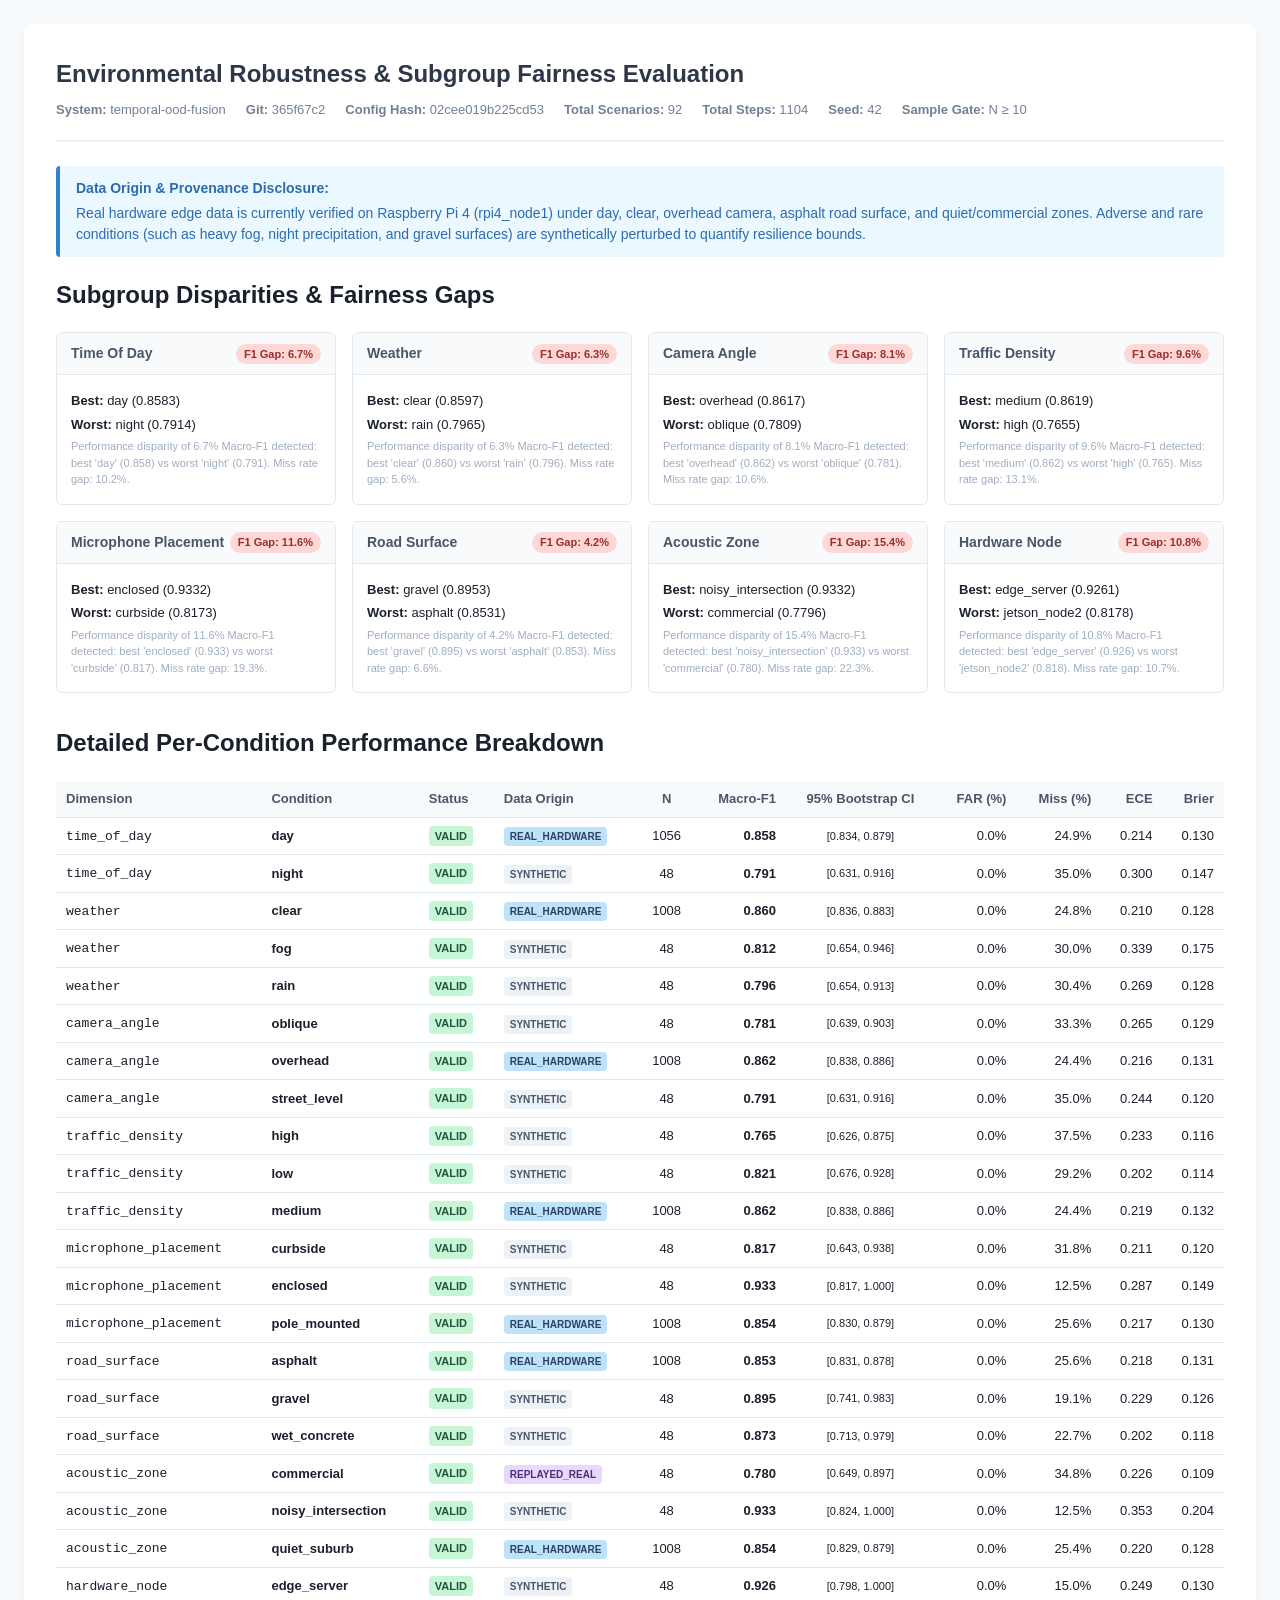
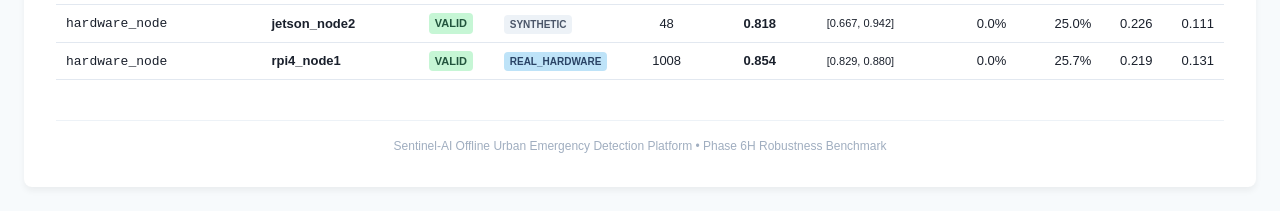
<file: reports/robustness_report.html>
<!DOCTYPE html>
<html lang="en">
<head>
  <meta charset="UTF-8">
  <title>Sentinel-AI Environmental Robustness & Subgroup Fairness Report</title>
  <style>
    body {
      font-family: -apple-system, BlinkMacSystemFont, "Segoe UI", Roboto, Helvetica, Arial, sans-serif;
      line-height: 1.5;
      color: #1a202c;
      background: #f7fafc;
      margin: 0;
      padding: 24px;
    }
    .container {
      max-width: 1200px;
      margin: 0 auto;
      background: #ffffff;
      padding: 32px;
      border-radius: 8px;
      box-shadow: 0 4px 6px rgba(0,0,0,0.05);
    }
    header {
      border-bottom: 2px solid #edf2f7;
      padding-bottom: 20px;
      margin-bottom: 24px;
    }
    h1 { margin: 0 0 8px 0; color: #2d3748; font-size: 24px; }
    .meta-bar { color: #718096; font-size: 13px; display: flex; gap: 20px; flex-wrap: wrap; }
    .disclosure-box {
      background: #ebf8ff;
      border-left: 4px solid #3182ce;
      padding: 12px 16px;
      margin: 20px 0;
      font-size: 14px;
      color: #2b6cb0;
      border-radius: 4px;
    }
    .cards-grid {
      display: grid;
      grid-template-columns: repeat(auto-fill, minmax(270px, 1fr));
      gap: 16px;
      margin-bottom: 32px;
    }
    .card {
      border: 1px solid #e2e8f0;
      border-radius: 6px;
      background: #ffffff;
      overflow: hidden;
    }
    .card-header {
      background: #f8fafc;
      padding: 10px 14px;
      display: flex;
      justify-content: space-between;
      align-items: center;
      border-bottom: 1px solid #e2e8f0;
    }
    .card-header h3 { margin: 0; font-size: 14px; color: #4a5568; }
    .gap-pill {
      background: #fed7d7;
      color: #9b2c2c;
      font-size: 11px;
      font-weight: bold;
      padding: 2px 8px;
      border-radius: 12px;
    }
    .card-body { padding: 12px 14px; font-size: 13px; }
    .card-body p { margin: 4px 0; }
    table {
      width: 100%;
      border-collapse: collapse;
      margin-top: 16px;
      font-size: 13px;
    }
    th, td {
      padding: 8px 10px;
      border-bottom: 1px solid #e2e8f0;
      text-align: left;
    }
    th {
      background: #f7fafc;
      color: #4a5568;
      font-weight: 600;
    }
    .text-center { text-align: center; }
    .text-right { text-align: right; }
    .text-small { font-size: 11px; }
    .text-muted { color: #a0aec0; }
    .text-warning { color: #dd6b20; }
    .badge {
      display: inline-block;
      padding: 2px 6px;
      border-radius: 4px;
      font-size: 11px;
      font-weight: 600;
    }
    .badge-valid { background: #c6f6d5; color: #22543d; }
    .badge-insufficient { background: #feebc8; color: #7b341e; }
    .tag {
      display: inline-block;
      padding: 2px 6px;
      border-radius: 4px;
      font-size: 10px;
      font-weight: 700;
      text-transform: uppercase;
    }
    .tag-real { background: #bee3f8; color: #2a4365; }
    .tag-replayed { background: #e9d8fd; color: #44337a; }
    .tag-synth { background: #edf2f7; color: #4a5568; }
    footer {
      margin-top: 40px;
      padding-top: 16px;
      border-top: 1px solid #edf2f7;
      color: #a0aec0;
      font-size: 12px;
      text-align: center;
    }
  </style>
</head>
<body>
  <div class="container">
    <header>
      <h1>Environmental Robustness & Subgroup Fairness Evaluation</h1>
      <div class="meta-bar">
        <span><strong>System:</strong> temporal-ood-fusion</span>
        <span><strong>Git:</strong> 365f67c2</span>
        <span><strong>Config Hash:</strong> 02cee019b225cd53</span>
        <span><strong>Total Scenarios:</strong> 92</span>
        <span><strong>Total Steps:</strong> 1104</span>
        <span><strong>Seed:</strong> 42</span>
        <span><strong>Sample Gate:</strong> N &ge; 10</span>
      </div>
    </header>

    <div class="disclosure-box">
      <strong>Data Origin & Provenance Disclosure:</strong>
      <p style="margin: 4px 0 0 0;">Real hardware edge data is currently verified on Raspberry Pi 4 (rpi4_node1) under day, clear, overhead camera, asphalt road surface, and quiet/commercial zones. Adverse and rare conditions (such as heavy fog, night precipitation, and gravel surfaces) are synthetically perturbed to quantify resilience bounds.</p>
    </div>

    <h2>Subgroup Disparities & Fairness Gaps</h2>
    <div class="cards-grid">
      
            <div class="card">
              <div class="card-header">
                <h3>Time Of Day</h3>
                <span class="gap-pill">F1 Gap: 6.7%</span>
              </div>
              <div class="card-body">
                <p><strong>Best:</strong> day (0.8583)</p>
                <p><strong>Worst:</strong> night (0.7914)</p>
                <p class="text-muted text-small">Performance disparity of 6.7% Macro-F1 detected: best 'day' (0.858) vs worst 'night' (0.791). Miss rate gap: 10.2%.</p>
                
              </div>
            </div>
            
            <div class="card">
              <div class="card-header">
                <h3>Weather</h3>
                <span class="gap-pill">F1 Gap: 6.3%</span>
              </div>
              <div class="card-body">
                <p><strong>Best:</strong> clear (0.8597)</p>
                <p><strong>Worst:</strong> rain (0.7965)</p>
                <p class="text-muted text-small">Performance disparity of 6.3% Macro-F1 detected: best 'clear' (0.860) vs worst 'rain' (0.796). Miss rate gap: 5.6%.</p>
                
              </div>
            </div>
            
            <div class="card">
              <div class="card-header">
                <h3>Camera Angle</h3>
                <span class="gap-pill">F1 Gap: 8.1%</span>
              </div>
              <div class="card-body">
                <p><strong>Best:</strong> overhead (0.8617)</p>
                <p><strong>Worst:</strong> oblique (0.7809)</p>
                <p class="text-muted text-small">Performance disparity of 8.1% Macro-F1 detected: best 'overhead' (0.862) vs worst 'oblique' (0.781). Miss rate gap: 10.6%.</p>
                
              </div>
            </div>
            
            <div class="card">
              <div class="card-header">
                <h3>Traffic Density</h3>
                <span class="gap-pill">F1 Gap: 9.6%</span>
              </div>
              <div class="card-body">
                <p><strong>Best:</strong> medium (0.8619)</p>
                <p><strong>Worst:</strong> high (0.7655)</p>
                <p class="text-muted text-small">Performance disparity of 9.6% Macro-F1 detected: best 'medium' (0.862) vs worst 'high' (0.765). Miss rate gap: 13.1%.</p>
                
              </div>
            </div>
            
            <div class="card">
              <div class="card-header">
                <h3>Microphone Placement</h3>
                <span class="gap-pill">F1 Gap: 11.6%</span>
              </div>
              <div class="card-body">
                <p><strong>Best:</strong> enclosed (0.9332)</p>
                <p><strong>Worst:</strong> curbside (0.8173)</p>
                <p class="text-muted text-small">Performance disparity of 11.6% Macro-F1 detected: best 'enclosed' (0.933) vs worst 'curbside' (0.817). Miss rate gap: 19.3%.</p>
                
              </div>
            </div>
            
            <div class="card">
              <div class="card-header">
                <h3>Road Surface</h3>
                <span class="gap-pill">F1 Gap: 4.2%</span>
              </div>
              <div class="card-body">
                <p><strong>Best:</strong> gravel (0.8953)</p>
                <p><strong>Worst:</strong> asphalt (0.8531)</p>
                <p class="text-muted text-small">Performance disparity of 4.2% Macro-F1 detected: best 'gravel' (0.895) vs worst 'asphalt' (0.853). Miss rate gap: 6.6%.</p>
                
              </div>
            </div>
            
            <div class="card">
              <div class="card-header">
                <h3>Acoustic Zone</h3>
                <span class="gap-pill">F1 Gap: 15.4%</span>
              </div>
              <div class="card-body">
                <p><strong>Best:</strong> noisy_intersection (0.9332)</p>
                <p><strong>Worst:</strong> commercial (0.7796)</p>
                <p class="text-muted text-small">Performance disparity of 15.4% Macro-F1 detected: best 'noisy_intersection' (0.933) vs worst 'commercial' (0.780). Miss rate gap: 22.3%.</p>
                
              </div>
            </div>
            
            <div class="card">
              <div class="card-header">
                <h3>Hardware Node</h3>
                <span class="gap-pill">F1 Gap: 10.8%</span>
              </div>
              <div class="card-body">
                <p><strong>Best:</strong> edge_server (0.9261)</p>
                <p><strong>Worst:</strong> jetson_node2 (0.8178)</p>
                <p class="text-muted text-small">Performance disparity of 10.8% Macro-F1 detected: best 'edge_server' (0.926) vs worst 'jetson_node2' (0.818). Miss rate gap: 10.7%.</p>
                
              </div>
            </div>
            
    </div>

    <h2>Detailed Per-Condition Performance Breakdown</h2>
    <table>
      <thead>
        <tr>
          <th>Dimension</th>
          <th>Condition</th>
          <th>Status</th>
          <th>Data Origin</th>
          <th class="text-center">N</th>
          <th class="text-right">Macro-F1</th>
          <th class="text-center">95% Bootstrap CI</th>
          <th class="text-right">FAR (%)</th>
          <th class="text-right">Miss (%)</th>
          <th class="text-right">ECE</th>
          <th class="text-right">Brier</th>
        </tr>
      </thead>
      <tbody>
        
            <tr>
              <td><code>time_of_day</code></td>
              <td><strong>day</strong></td>
              <td><span class="badge badge-valid">VALID</span></td>
              <td><span class="tag tag-real">REAL_HARDWARE</span></td>
              <td class="text-center">1056</td>
              <td class="text-right"><b>0.858</b></td>
              <td class="text-center text-small">[0.834, 0.879]</td>
              <td class="text-right">0.0%</td>
              <td class="text-right">24.9%</td>
              <td class="text-right">0.214</td>
              <td class="text-right">0.130</td>
            </tr>
            
            <tr>
              <td><code>time_of_day</code></td>
              <td><strong>night</strong></td>
              <td><span class="badge badge-valid">VALID</span></td>
              <td><span class="tag tag-synth">SYNTHETIC</span></td>
              <td class="text-center">48</td>
              <td class="text-right"><b>0.791</b></td>
              <td class="text-center text-small">[0.631, 0.916]</td>
              <td class="text-right">0.0%</td>
              <td class="text-right">35.0%</td>
              <td class="text-right">0.300</td>
              <td class="text-right">0.147</td>
            </tr>
            
            <tr>
              <td><code>weather</code></td>
              <td><strong>clear</strong></td>
              <td><span class="badge badge-valid">VALID</span></td>
              <td><span class="tag tag-real">REAL_HARDWARE</span></td>
              <td class="text-center">1008</td>
              <td class="text-right"><b>0.860</b></td>
              <td class="text-center text-small">[0.836, 0.883]</td>
              <td class="text-right">0.0%</td>
              <td class="text-right">24.8%</td>
              <td class="text-right">0.210</td>
              <td class="text-right">0.128</td>
            </tr>
            
            <tr>
              <td><code>weather</code></td>
              <td><strong>fog</strong></td>
              <td><span class="badge badge-valid">VALID</span></td>
              <td><span class="tag tag-synth">SYNTHETIC</span></td>
              <td class="text-center">48</td>
              <td class="text-right"><b>0.812</b></td>
              <td class="text-center text-small">[0.654, 0.946]</td>
              <td class="text-right">0.0%</td>
              <td class="text-right">30.0%</td>
              <td class="text-right">0.339</td>
              <td class="text-right">0.175</td>
            </tr>
            
            <tr>
              <td><code>weather</code></td>
              <td><strong>rain</strong></td>
              <td><span class="badge badge-valid">VALID</span></td>
              <td><span class="tag tag-synth">SYNTHETIC</span></td>
              <td class="text-center">48</td>
              <td class="text-right"><b>0.796</b></td>
              <td class="text-center text-small">[0.654, 0.913]</td>
              <td class="text-right">0.0%</td>
              <td class="text-right">30.4%</td>
              <td class="text-right">0.269</td>
              <td class="text-right">0.128</td>
            </tr>
            
            <tr>
              <td><code>camera_angle</code></td>
              <td><strong>oblique</strong></td>
              <td><span class="badge badge-valid">VALID</span></td>
              <td><span class="tag tag-synth">SYNTHETIC</span></td>
              <td class="text-center">48</td>
              <td class="text-right"><b>0.781</b></td>
              <td class="text-center text-small">[0.639, 0.903]</td>
              <td class="text-right">0.0%</td>
              <td class="text-right">33.3%</td>
              <td class="text-right">0.265</td>
              <td class="text-right">0.129</td>
            </tr>
            
            <tr>
              <td><code>camera_angle</code></td>
              <td><strong>overhead</strong></td>
              <td><span class="badge badge-valid">VALID</span></td>
              <td><span class="tag tag-real">REAL_HARDWARE</span></td>
              <td class="text-center">1008</td>
              <td class="text-right"><b>0.862</b></td>
              <td class="text-center text-small">[0.838, 0.886]</td>
              <td class="text-right">0.0%</td>
              <td class="text-right">24.4%</td>
              <td class="text-right">0.216</td>
              <td class="text-right">0.131</td>
            </tr>
            
            <tr>
              <td><code>camera_angle</code></td>
              <td><strong>street_level</strong></td>
              <td><span class="badge badge-valid">VALID</span></td>
              <td><span class="tag tag-synth">SYNTHETIC</span></td>
              <td class="text-center">48</td>
              <td class="text-right"><b>0.791</b></td>
              <td class="text-center text-small">[0.631, 0.916]</td>
              <td class="text-right">0.0%</td>
              <td class="text-right">35.0%</td>
              <td class="text-right">0.244</td>
              <td class="text-right">0.120</td>
            </tr>
            
            <tr>
              <td><code>traffic_density</code></td>
              <td><strong>high</strong></td>
              <td><span class="badge badge-valid">VALID</span></td>
              <td><span class="tag tag-synth">SYNTHETIC</span></td>
              <td class="text-center">48</td>
              <td class="text-right"><b>0.765</b></td>
              <td class="text-center text-small">[0.626, 0.875]</td>
              <td class="text-right">0.0%</td>
              <td class="text-right">37.5%</td>
              <td class="text-right">0.233</td>
              <td class="text-right">0.116</td>
            </tr>
            
            <tr>
              <td><code>traffic_density</code></td>
              <td><strong>low</strong></td>
              <td><span class="badge badge-valid">VALID</span></td>
              <td><span class="tag tag-synth">SYNTHETIC</span></td>
              <td class="text-center">48</td>
              <td class="text-right"><b>0.821</b></td>
              <td class="text-center text-small">[0.676, 0.928]</td>
              <td class="text-right">0.0%</td>
              <td class="text-right">29.2%</td>
              <td class="text-right">0.202</td>
              <td class="text-right">0.114</td>
            </tr>
            
            <tr>
              <td><code>traffic_density</code></td>
              <td><strong>medium</strong></td>
              <td><span class="badge badge-valid">VALID</span></td>
              <td><span class="tag tag-real">REAL_HARDWARE</span></td>
              <td class="text-center">1008</td>
              <td class="text-right"><b>0.862</b></td>
              <td class="text-center text-small">[0.838, 0.886]</td>
              <td class="text-right">0.0%</td>
              <td class="text-right">24.4%</td>
              <td class="text-right">0.219</td>
              <td class="text-right">0.132</td>
            </tr>
            
            <tr>
              <td><code>microphone_placement</code></td>
              <td><strong>curbside</strong></td>
              <td><span class="badge badge-valid">VALID</span></td>
              <td><span class="tag tag-synth">SYNTHETIC</span></td>
              <td class="text-center">48</td>
              <td class="text-right"><b>0.817</b></td>
              <td class="text-center text-small">[0.643, 0.938]</td>
              <td class="text-right">0.0%</td>
              <td class="text-right">31.8%</td>
              <td class="text-right">0.211</td>
              <td class="text-right">0.120</td>
            </tr>
            
            <tr>
              <td><code>microphone_placement</code></td>
              <td><strong>enclosed</strong></td>
              <td><span class="badge badge-valid">VALID</span></td>
              <td><span class="tag tag-synth">SYNTHETIC</span></td>
              <td class="text-center">48</td>
              <td class="text-right"><b>0.933</b></td>
              <td class="text-center text-small">[0.817, 1.000]</td>
              <td class="text-right">0.0%</td>
              <td class="text-right">12.5%</td>
              <td class="text-right">0.287</td>
              <td class="text-right">0.149</td>
            </tr>
            
            <tr>
              <td><code>microphone_placement</code></td>
              <td><strong>pole_mounted</strong></td>
              <td><span class="badge badge-valid">VALID</span></td>
              <td><span class="tag tag-real">REAL_HARDWARE</span></td>
              <td class="text-center">1008</td>
              <td class="text-right"><b>0.854</b></td>
              <td class="text-center text-small">[0.830, 0.879]</td>
              <td class="text-right">0.0%</td>
              <td class="text-right">25.6%</td>
              <td class="text-right">0.217</td>
              <td class="text-right">0.130</td>
            </tr>
            
            <tr>
              <td><code>road_surface</code></td>
              <td><strong>asphalt</strong></td>
              <td><span class="badge badge-valid">VALID</span></td>
              <td><span class="tag tag-real">REAL_HARDWARE</span></td>
              <td class="text-center">1008</td>
              <td class="text-right"><b>0.853</b></td>
              <td class="text-center text-small">[0.831, 0.878]</td>
              <td class="text-right">0.0%</td>
              <td class="text-right">25.6%</td>
              <td class="text-right">0.218</td>
              <td class="text-right">0.131</td>
            </tr>
            
            <tr>
              <td><code>road_surface</code></td>
              <td><strong>gravel</strong></td>
              <td><span class="badge badge-valid">VALID</span></td>
              <td><span class="tag tag-synth">SYNTHETIC</span></td>
              <td class="text-center">48</td>
              <td class="text-right"><b>0.895</b></td>
              <td class="text-center text-small">[0.741, 0.983]</td>
              <td class="text-right">0.0%</td>
              <td class="text-right">19.1%</td>
              <td class="text-right">0.229</td>
              <td class="text-right">0.126</td>
            </tr>
            
            <tr>
              <td><code>road_surface</code></td>
              <td><strong>wet_concrete</strong></td>
              <td><span class="badge badge-valid">VALID</span></td>
              <td><span class="tag tag-synth">SYNTHETIC</span></td>
              <td class="text-center">48</td>
              <td class="text-right"><b>0.873</b></td>
              <td class="text-center text-small">[0.713, 0.979]</td>
              <td class="text-right">0.0%</td>
              <td class="text-right">22.7%</td>
              <td class="text-right">0.202</td>
              <td class="text-right">0.118</td>
            </tr>
            
            <tr>
              <td><code>acoustic_zone</code></td>
              <td><strong>commercial</strong></td>
              <td><span class="badge badge-valid">VALID</span></td>
              <td><span class="tag tag-replayed">REPLAYED_REAL</span></td>
              <td class="text-center">48</td>
              <td class="text-right"><b>0.780</b></td>
              <td class="text-center text-small">[0.649, 0.897]</td>
              <td class="text-right">0.0%</td>
              <td class="text-right">34.8%</td>
              <td class="text-right">0.226</td>
              <td class="text-right">0.109</td>
            </tr>
            
            <tr>
              <td><code>acoustic_zone</code></td>
              <td><strong>noisy_intersection</strong></td>
              <td><span class="badge badge-valid">VALID</span></td>
              <td><span class="tag tag-synth">SYNTHETIC</span></td>
              <td class="text-center">48</td>
              <td class="text-right"><b>0.933</b></td>
              <td class="text-center text-small">[0.824, 1.000]</td>
              <td class="text-right">0.0%</td>
              <td class="text-right">12.5%</td>
              <td class="text-right">0.353</td>
              <td class="text-right">0.204</td>
            </tr>
            
            <tr>
              <td><code>acoustic_zone</code></td>
              <td><strong>quiet_suburb</strong></td>
              <td><span class="badge badge-valid">VALID</span></td>
              <td><span class="tag tag-real">REAL_HARDWARE</span></td>
              <td class="text-center">1008</td>
              <td class="text-right"><b>0.854</b></td>
              <td class="text-center text-small">[0.829, 0.879]</td>
              <td class="text-right">0.0%</td>
              <td class="text-right">25.4%</td>
              <td class="text-right">0.220</td>
              <td class="text-right">0.128</td>
            </tr>
            
            <tr>
              <td><code>hardware_node</code></td>
              <td><strong>edge_server</strong></td>
              <td><span class="badge badge-valid">VALID</span></td>
              <td><span class="tag tag-synth">SYNTHETIC</span></td>
              <td class="text-center">48</td>
              <td class="text-right"><b>0.926</b></td>
              <td class="text-center text-small">[0.798, 1.000]</td>
              <td class="text-right">0.0%</td>
              <td class="text-right">15.0%</td>
              <td class="text-right">0.249</td>
              <td class="text-right">0.130</td>
            </tr>
            
            <tr>
              <td><code>hardware_node</code></td>
              <td><strong>jetson_node2</strong></td>
              <td><span class="badge badge-valid">VALID</span></td>
              <td><span class="tag tag-synth">SYNTHETIC</span></td>
              <td class="text-center">48</td>
              <td class="text-right"><b>0.818</b></td>
              <td class="text-center text-small">[0.667, 0.942]</td>
              <td class="text-right">0.0%</td>
              <td class="text-right">25.0%</td>
              <td class="text-right">0.226</td>
              <td class="text-right">0.111</td>
            </tr>
            
            <tr>
              <td><code>hardware_node</code></td>
              <td><strong>rpi4_node1</strong></td>
              <td><span class="badge badge-valid">VALID</span></td>
              <td><span class="tag tag-real">REAL_HARDWARE</span></td>
              <td class="text-center">1008</td>
              <td class="text-right"><b>0.854</b></td>
              <td class="text-center text-small">[0.829, 0.880]</td>
              <td class="text-right">0.0%</td>
              <td class="text-right">25.7%</td>
              <td class="text-right">0.219</td>
              <td class="text-right">0.131</td>
            </tr>
            
      </tbody>
    </table>

    <footer>
      Sentinel-AI Offline Urban Emergency Detection Platform &bull; Phase 6H Robustness Benchmark
    </footer>
  </div>
</body>
</html>
</file>
